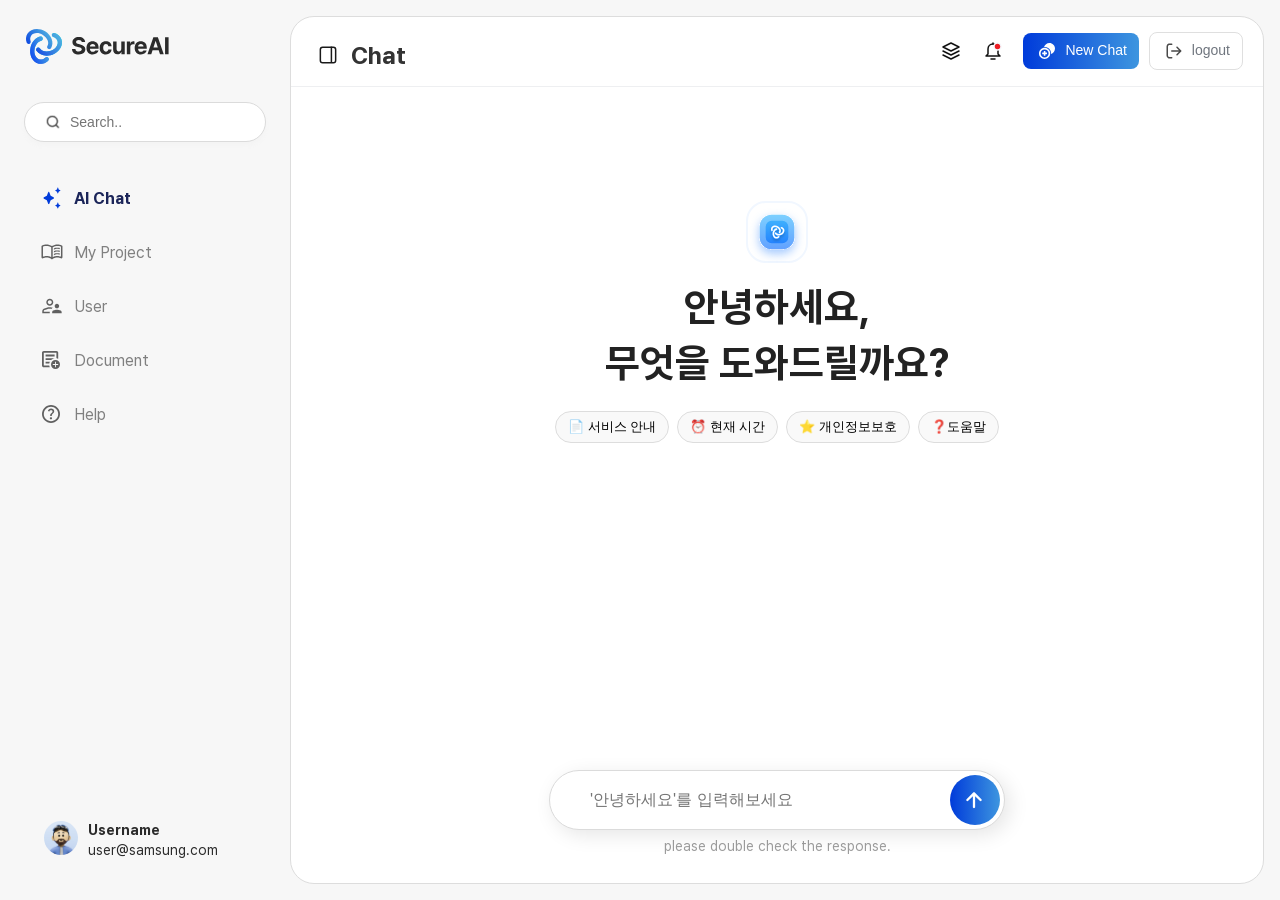
<file: index.html>
<!DOCTYPE html>
<html lang="ko">
<head>
  <meta charset="UTF-8" />
  <meta name="viewport" content="width=device-width, initial-scale=1.0"/>
  <title>삼성생명 chat</title>
  <link rel="stylesheet" href="css/style.css">
  <link rel="stylesheet" href="css/font.css">
  <link rel="shortcut icon" href="images/favicon.ico" type="image/x-icon">
  
</head>
<body>
   <!-- 팝업 오버레이 -->
  <!-- <div id="modal-overlay">
    <div class="modal">
      <h2 class="modal-title">안내</h2>
      <p class="modal-desc">
        README에서 상세 안내를 확인해 주세요.
      </p>

      <div class="modal-actions">
        <button class="btn cancel" id="closeModal">취소</button>
        <button class="btn confirm" id="goLink">이동</button>
      </div>
    </div>
  </div> -->
  <div id="sidebar">
    <h2>
      <a href="index.html"><i class="icon-logo"></i></a>
      <a href="index.html"><span class="logo-label"></span></a>
    </h2>
    <div class="search-box">
      <input type="text" placeholder="Search.." />
      <img class="icon-search" src="images/icon-search.png" alt="검색" />
    </div>
    <a href="index.html">
      <div class="menu-item active">
        <i class="icon-menu1"></i>
        <span class="menu-label">AI Chat</span>
      </div>
    </a>
    <div class="menu-item">
        <i class="icon-menu2"></i>
      <span class="menu-label">My Project</span>
    </div>
    <div class="menu-item">
        <i class="icon-menu3"></i>
      <span class="menu-label">User</span>
    </div>
    <div class="menu-item">
        <i class="icon-menu4"></i>
      <span class="menu-label">Document</span>
    </div>
    <div class="menu-item">
        <i class="icon-menu5"></i>
      <span class="menu-label">Help</span>
    </div>
    <div class="user-info-wrap">
      <div>
        <i class="icon-user-info"></i>
      </div>
      <div class="user-info">
        <p>Username</p>
        <p>user@samsung.com</p>
      </div>
    </div>  
  </div>
 
  <div id="main">
    <div id="topbar">
      <button id="toggleSidebar">
        <i class="icon-folding-menu"></i>
      </button>
      <span>Chat</span>
      <div class="topbar-right">
            <i class="icon-topbar1"></i>
            <i class="icon-topbar2"></i>
            <button class="extra-button"><i class="icon-newchat"></i>New Chat</button>
            <button class="logout-button"><i class="icon-logout"></i>logout</button>
      </div>
    </div>

    <div id="chat-container"></div>

    <div class="input-area">
      <div class="input-wrapper">
        <input type="text" id="input" placeholder="'안녕하세요'를 입력해보세요" />
        <button id="send">
            <i class="icon-send"></i>
        </button>
      </div>
      <p class="txt">please double check the response.</p>
    </div>
  </div>

  <script src="js/script.js"></script>
  <script>
    // 페이지 로드 시 자동 팝업
window.addEventListener("load", () => {
  document.getElementById("modal-overlay").style.display = "flex";
});

// 취소 버튼
document.getElementById("closeModal").addEventListener("click", () => {
  document.getElementById("modal-overlay").style.display = "none";
});

// 이동 버튼 (새 창)
document.getElementById("goLink").addEventListener("click", () => {
  window.open(
    "readme_text.html", // README 있는 주소로 변경
    "_blank"
  );
});
  </script>
</body>
</html>
</file>
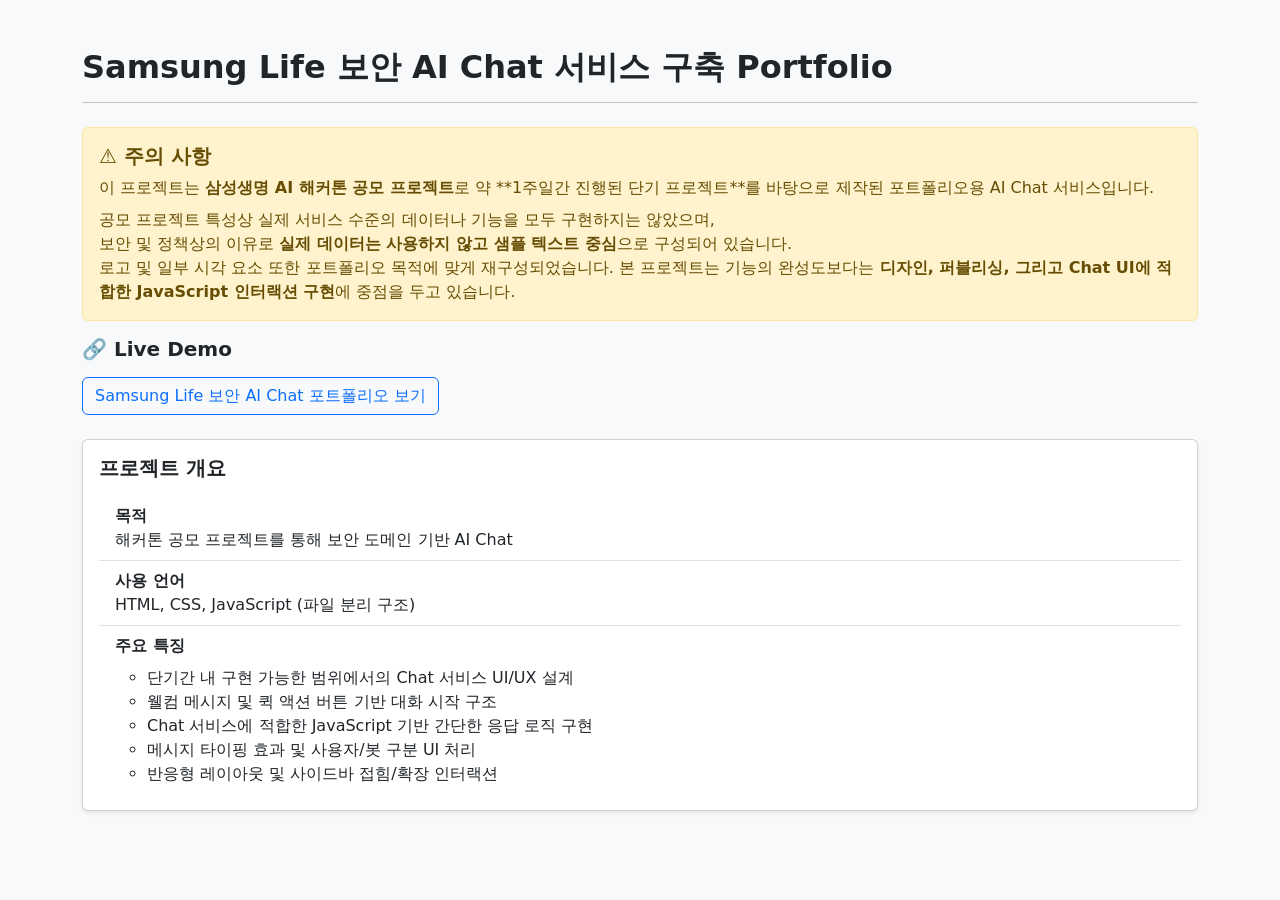
<file: readme_text.html>
<!DOCTYPE html>
<html lang="ko">
<head>
  <meta charset="UTF-8" />
  <title>Samsung Life 보안 AI Chat 서비스 potfolio 안내</title>
  <meta name="viewport" content="width=device-width, initial-scale=1" />

  <!-- Bootstrap 5 CSS -->
  <link
    href="https://cdn.jsdelivr.net/npm/bootstrap@5.3.2/dist/css/bootstrap.min.css"
    rel="stylesheet"
  />
</head>
<body class="bg-light">

  <div class="container py-5">

    <!-- 제목 -->
    <div class="mb-4">
      <h2 class="fw-bold">
        Samsung Life 보안 AI Chat 서비스 구축 Portfolio
      </h2>
      <hr>
    </div>

    <!-- 주의사항 -->
    <div class="alert alert-warning">
      <h5 class="fw-semibold mb-2">⚠️ 주의 사항</h5>
      <p class="mb-2">
        이 프로젝트는 <strong>삼성생명 AI 해커톤 공모 프로젝트</strong>로 
        약 **1주일간 진행된 단기 프로젝트**를 바탕으로 제작된 포트폴리오용 AI Chat 서비스입니다.
      </p>
      <p class="mb-0">
        공모 프로젝트 특성상 실제 서비스 수준의 데이터나 기능을 모두 구현하지는 않았으며, <br> 
        보안 및 정책상의 이유로 <strong>실제 데이터는 사용하지 않고 샘플 텍스트 중심</strong>으로 구성되어 있습니다.<br>
        로고 및 일부 시각 요소 또한 포트폴리오 목적에 맞게 재구성되었습니다.
        본 프로젝트는 기능의 완성도보다는<strong> 디자인, 퍼블리싱, 그리고 Chat UI에 적합한 JavaScript 인터랙션 구현</strong>에 중점을 두고 있습니다.
    </p>
    </div>

    <!-- Live Demo -->
    <div class="mb-4">
      <h5 class="fw-semibold">🔗 Live Demo</h5>
      <a
        href="https://nrkim0.github.io/samsung_life_insurance_chat_ai/"
        target="_blank"
        class="btn btn-outline-primary mt-2"
      >
        Samsung Life 보안 AI Chat 포트폴리오 보기
      </a>
    </div>

    <!-- 프로젝트 개요 -->
    <div class="card shadow-sm">
      <div class="card-body">
        <h5 class="card-title fw-semibold mb-3">프로젝트 개요</h5>

        <ul class="list-group list-group-flush">
          <li class="list-group-item">
            <strong>목적</strong><br>
            해커톤 공모 프로젝트를 통해 보안 도메인 기반 AI Chat
          </li>
          <li class="list-group-item">
            <strong>사용 언어</strong><br>
            HTML, CSS, JavaScript (파일 분리 구조)
          </li>
          <li class="list-group-item">
            <strong>주요 특징</strong>
            <ul class="mt-2">
              <li>단기간 내 구현 가능한 범위에서의 Chat 서비스 UI/UX 설계</li>
              <li>웰컴 메시지 및 퀵 액션 버튼 기반 대화 시작 구조</li>
              <li>Chat 서비스에 적합한 JavaScript 기반 간단한 응답 로직 구현</li>
              <li>메시지 타이핑 효과 및 사용자/봇 구분 UI 처리</li>
              <li>반응형 레이아웃 및 사이드바 접힘/확장 인터랙션</li>
            </ul>
          </li>
        </ul>
      </div>
    </div>

  </div>

</body>
</html>
</file>
<file: css/style.css>
* { box-sizing: border-box; } 
div, span, applet, object, iframe,
h1, h2, h3, h4, h5, h6, p, blockquote, pre,
a, abbr, acronym, address, big, cite, code,
del, dfn, em, img, ins, kbd, q, s, samp,
small, strike, strong, sub, sup, tt, var,
b, u, i, center,
dl, dt, dd, ol, ul, li,
fieldset, form, label, legend,
table, caption, tbody, tfoot, thead, tr, th, td,
article, aside, canvas, details, embed, 
figure, figcaption, footer, header, hgroup, 
menu, nav, output, ruby, section, summary,
time, mark, audio, video { margin: 0; padding: 0; border: 0; font-size: 100%; font: inherit; vertical-align: baseline; } 
a {color: inherit;text-decoration: none;}
body { margin: 0; font-family: 'pretendard',"Arial", sans-serif; background-color: #F7F7F7; ; color: #333; display: flex; height: 100vh; overflow: hidden; } 

.logo-label { display: inline-block; background: url(../images/logo-secureai-text.svg) no-repeat; width:100px; height: 30px;margin-top: 10px; } 
#sidebar { width: 290px; min-width: 220px; background-color: #F7F7F7; display: flex; flex-direction: column; padding: 24px; transition: all 0.3s ease; overflow: hidden; } 
#sidebar.collapsed { width: 90px; min-width: 60px; padding: 20px 10px; } 
#sidebar h2 { font-size: 20px; margin-bottom: 30px; color: #222; display: flex; align-items: center; gap: 8px; margin-top: 3px; } 
.logo-icon { width: 24px; height: 24px; } 
#sidebar.collapsed .logo-label { display: none; } 
.search-box { margin-bottom: 30px; position: relative; } 
#sidebar.collapsed .search-box { display: none; } 
#sidebar .icon-logo { display: inline-block; background: url(../images/logo-secureai.svg) no-repeat; width: 40px; height: 40px; } 
.search-box input { width: 100%;border:1px solid #DBDBDB;font-size: 14px; background-color: #fff;border-radius: 99px;box-shadow: 0 4px 4px 0 #F4F4F4;padding:0 45px;height: 40px ; } 
.icon-search { position: absolute; left: 20px; top: 50%; transform: translateY(-50%); width: 18px; height: 18px; cursor: pointer; display: inline-block; } 
.menu-item { display: flex; align-items: center; gap: 10px; padding:14px 16px; margin-bottom: 2px; border-radius: 16px; cursor: pointer; border: none; transition: background 0.2s; white-space: nowrap; font-size: 14px; } 
.user-info-wrap { display: flex; align-items: center; padding: 16px 20px; margin-bottom: 2px; transition: background 0.2s; white-space: nowrap; font-size: 14px; margin-top: auto; color: #2B2B2B; } 
.user-info-wrap i { margin-right: 10px; } 
.user-info-wrap .icon-user-info { display: inline-block; background: url(../images/icon-user-info.svg) no-repeat; width:34px; height: 34px; } 
.user-info-wrap .user-info p:first-child { font-size: 14px; font-weight: bold; margin-bottom: 4px; } 
.menu-item:hover { background-color: #EFEFEF; } 
.menu-item.active { font-weight: bold; } 
.menu-item.active .menu-label { color: #1B2559; } 
.menu-item .icon-menu1 { display: inline-block; background: url(../images/icon-menu1.svg) no-repeat; width: 24px; height: 24px; } 
.menu-item .icon-menu2 { display: inline-block; background: url(../images/icon-menu2.svg) no-repeat; width:24px; height: 24px; } 
.menu-item .icon-menu3 { display: inline-block; background: url(../images/icon-menu3.svg) no-repeat; width:24px; height: 24px; } 
.menu-item .icon-menu4 {display: inline-block;background: url(../images/icon-menu4.svg) no-repeat;width:24px;height: 24px;}
.menu-item .icon-menu5 { display: inline-block; background: url(../images/icon-menu5.svg) no-repeat; width:24px; height: 24px;}
.menu-item .icon-menu6 { display: inline-block; background: url(../images/icon-menu6.svg) no-repeat; width:24px; height: 24px;}
.menu-label { transition: opacity 0.2s ease; color: #808080; font-size: 16px; } 

#sidebar.collapsed .icon-logo{margin-left: 14px;margin-top: 10px;}
#sidebar.collapsed .menu-label { opacity: 0; width: 0; overflow: hidden; } 
#sidebar.collapsed .menu-item { gap:0; margin: 0 auto; padding: 16px 16px; border-radius: 16px; } 
#sidebar.collapsed .user-info { overflow: hidden; } 
#sidebar.collapsed .user-info-wrap { margin-left: -3px; } 
#sidebar hr { width: 100%; height: 1px; background:#E3E3E3; border: 0; } 
#main { flex: 1; display: flex; flex-direction: column; margin:16px 16px 16px 0;border: 1px solid #ddd;border-radius: 24px;background-color: #fff;} 

#topbar {padding: 15px 20px; font-size: 18px; font-weight: bold; border-bottom: 1px solid #eeeff1; clear: both; /* display: flex; */}
#topbar span { vertical-align: 3px; font-size: 24px; } 
.topbar-right { display: flex; align-items: center; gap: 10px; float: right; } 

.extra-button { padding: 6px 12px;background: linear-gradient(270deg, #48A5E0 -17.24%, #003BDA 100%), linear-gradient(57deg, #003BDA -5.54%, #0FE0CC 92.14%), #0B0D25; border: none; color: white; border-radius: 8px; cursor: pointer; font-size: 14px; } 
.logout-button { padding: 6px 12px; background-color: #fff; border:1px solid #DFDFDF; color: #6F757E; border-radius: 8px; cursor: pointer; font-size: 14px; } 
#topbar .icon-topbar1 { display: inline-block; background: url(../images/icon-topbar1.svg) no-repeat; width: 24px; height: 24px; margin-right:8px; cursor: pointer;} 
#topbar .icon-topbar2 { display: inline-block; background: url(../images/icon-topbar2.svg) no-repeat; width: 24px; height: 24px; margin-right: 8px;cursor: pointer; } 
#topbar .icon-folding-menu { display: inline-block; background: url(../images/icon-folding-menu.svg) no-repeat; width:24px; height: 24px;}
#topbar .icon-newchat { display: inline-block; background: url(../images/icon-newchat.svg) no-repeat; width:24px; height: 24px; vertical-align: middle; margin-right: 6px;}
#topbar .icon-logout { display: inline-block; background: url(../images/icon-logout.svg) no-repeat; width:24px; height: 24px; vertical-align: middle; margin-right: 6px;}
#toggleSidebar { background: none; border: none; cursor: pointer; margin-top: 10px; } 
#toggleSidebar img { width: 24px; height: 24px; } 
#chat-container { flex: 1; padding: 20px; overflow-y: auto; display: flex; flex-direction: column; } 
.message { margin: 10px 0; max-width: 80%; padding: 10px 15px; border-radius: 15px; line-height: 1.4; } 
.user { align-self: flex-end; background-color: #f9f9f9; color: #111; } 
.bot { align-self: flex-start; color: #111; } 

/* welcome message */
#welcome-message { align-self: center; color: #2B2B2B; border:0; border-radius:0; font-size: 40px; font-weight: bold; margin:9% auto; text-align: center; max-width: 80%; color: #222; /* background-color: #fff; */}
#welcome-message::before { content: ''; display:block; background: url(../images/logo-secureai-icon.svg) no-repeat; width: 62px; height: 62px; margin:0 auto; } 
.input-area { display: flex; padding: 15px; padding-bottom: 3%; width: 50%; margin: 0 auto; flex-direction: column; } 
.input-area .input-wrapper { position: relative; flex: 1; } 
.input-area .txt { font-size: 14px; color: #9D9D9D; text-align: center; margin-top: 8px; } 
#input { width: 100%; padding: 20px 45px 20px 30px; font-size: 16px; border:1px solid #dbdbdb; border-radius:99px;
 box-shadow: 5px 5px 20px rgba(0, 0, 0, 0.1); } 
#input::placeholder { padding-left: 10px; } 
#send { position: absolute; right: 5px; top: 50%; transform: translateY(-50%); padding: 5px 10px; font-size: 14px;
 color: white; border: none; border-radius: 99px; cursor: pointer; /* display: flex; */
 align-items: center; gap: 6px; width:50px; height: 50px; background: linear-gradient(270deg, #48A5E0 -17.24%, #003BDA 100%), linear-gradient(57deg, #003BDA -5.54%, #04FAE3 92.14%), linear-gradient(270deg, #003BDA 15.25%, #4CABE0 91.53%), #003CDC} 
input:focus { border: 1px solid #3b82f6;outline: none;box-shadow: none;}
#send:hover { background-color: #133a8a; } 
#send .icon-send { display: inline-block; background: url(../images/icon-send.svg) no-repeat; width: 24px; height: 24px; margin-top: 4px; margin-right: 2px; } 
.send-icon { width: 18px; height: 18px; } 

 /* 안내 메시지 */
 .message {white-space: pre-wrap !important;}
/* 웰컴 메시지 */
.welcome-text {margin-bottom: 12px;margin-top: 16px;}
.welcome-extra {display: flex;gap: 8px;flex-wrap: wrap;margin-top: 20px;}
.quick-btn {padding: 6px 12px; border-radius: 16px;border: 1px solid #ddd;background: #f9f9f9;cursor: pointer;font-size: 13px}
.quick-btn:hover {background: #eee;}

@media (max-width : 1200px) { 
 .input-area { width: 100%; } 
 }
@media (max-width: 768px){
 #sidebar { width: 90px !important; min-width:90px !important; padding: 20px 10px !important; } 

 #sidebar .logo-label,
 #sidebar .menu-label,
 #sidebar .search-box { display: none !important; } 
 .topbar-right { display: none; } 
 .menu-item { gap:0 !important; margin: 0 auto !important; padding: 16px 16px !important; border-radius: 16px !important; } 
 #sidebar .user-info { display: none; } 
 }

/* 모달  */
 #modal-overlay {
  position: fixed;
  inset: 0;
  background: rgba(0, 0, 0, 0.45);
  display: flex;
  align-items: center;
  justify-content: center;
  z-index: 9999;
}
/* 팝업 */
.modal {
  width: 520px;
  background: #fff;
  border-radius: 24px;
  padding: 32px;
}
/* 제목 */
.modal-title {
  font-size: 24px;
  font-weight: bold;
  margin-bottom: 20px;
}
/* 내용 */
.modal-desc {
  font-size: 16px;
  color: #333;
  padding: 20px 0;
  border-top: 1px solid #e5e7eb;
  border-bottom: 1px solid #e5e7eb;
}
/* 버튼 영역 */
.modal-actions {
  display: flex;
  justify-content: flex-end;
  gap: 12px;
  margin-top: 24px;
}
.btn {
  padding: 10px 20px;
  border-radius: 8px;
  border: none;
  font-size: 14px;
  cursor: pointer;
}
.btn.cancel {
  background: #6b7280;
  color: #fff;
}
.btn.confirm {
  background: #003BDA;
  color: #fff;rgb(3, 105, 102)rgb(3, 15, 105)rgb(57, 74, 205)
}
</file>
<file: css/font.css>
/* --------------- font --------------- */
@font-face {
    font-family: 'Pretendard';
    font-weight: 900;
    font-display: swap;
    src: local('Pretendard Black'), url('../font/Pretendard-Black.woff2') format('woff2');
}

@font-face {
    font-family: 'Pretendard';
    font-weight: 800;
    font-display: swap;
    src: local('Pretendard ExtraBold'), url('../font/Pretendard-ExtraBold.woff2') format('woff2');
}

@font-face {
    font-family: 'Pretendard';
    font-weight: 700;
    font-display: swap;
    src: local('Pretendard Bold'), url('../font/Pretendard-Bold.woff2') format('woff2');
}

@font-face {
    font-family: 'Pretendard';
    font-weight: 600;
    font-display: swap;
    src: local('Pretendard SemiBold'), url('../font/Pretendard-SemiBold.woff2') format('woff2');
}

@font-face {
    font-family: 'Pretendard';
    font-weight: 500;
    font-display: swap;
    src: local('Pretendard Medium'), url('../font/Pretendard-Medium.woff2') format('woff2');
}

@font-face {  
    font-family: 'Pretendard';
    font-weight: 400;
    font-display: swap;
    src: local('Pretendard Regular'), url('../font/Pretendard-Regular.woff2') format('woff2');
}

@font-face {
    font-family: 'Pretendard';
    font-weight: 300;
    font-display: swap;
    src: local('Pretendard Light'), url('../font/Pretendard-Light.woff2') format('woff2');
}

@font-face {
    font-family: 'Pretendard';
    font-weight: 200;
    font-display: swap;
    src: local('Pretendard ExtraLight'), url('../font/Pretendard-ExtraLight.woff2') format('woff2');
}
@font-face {
    font-family: 'Pretendard';
    font-weight: 200;
    font-display: swap;
    src: local('Pretendard Thin'), url('../font/Pretendard-Thin.woff2') format('woff2');
}
</file>
